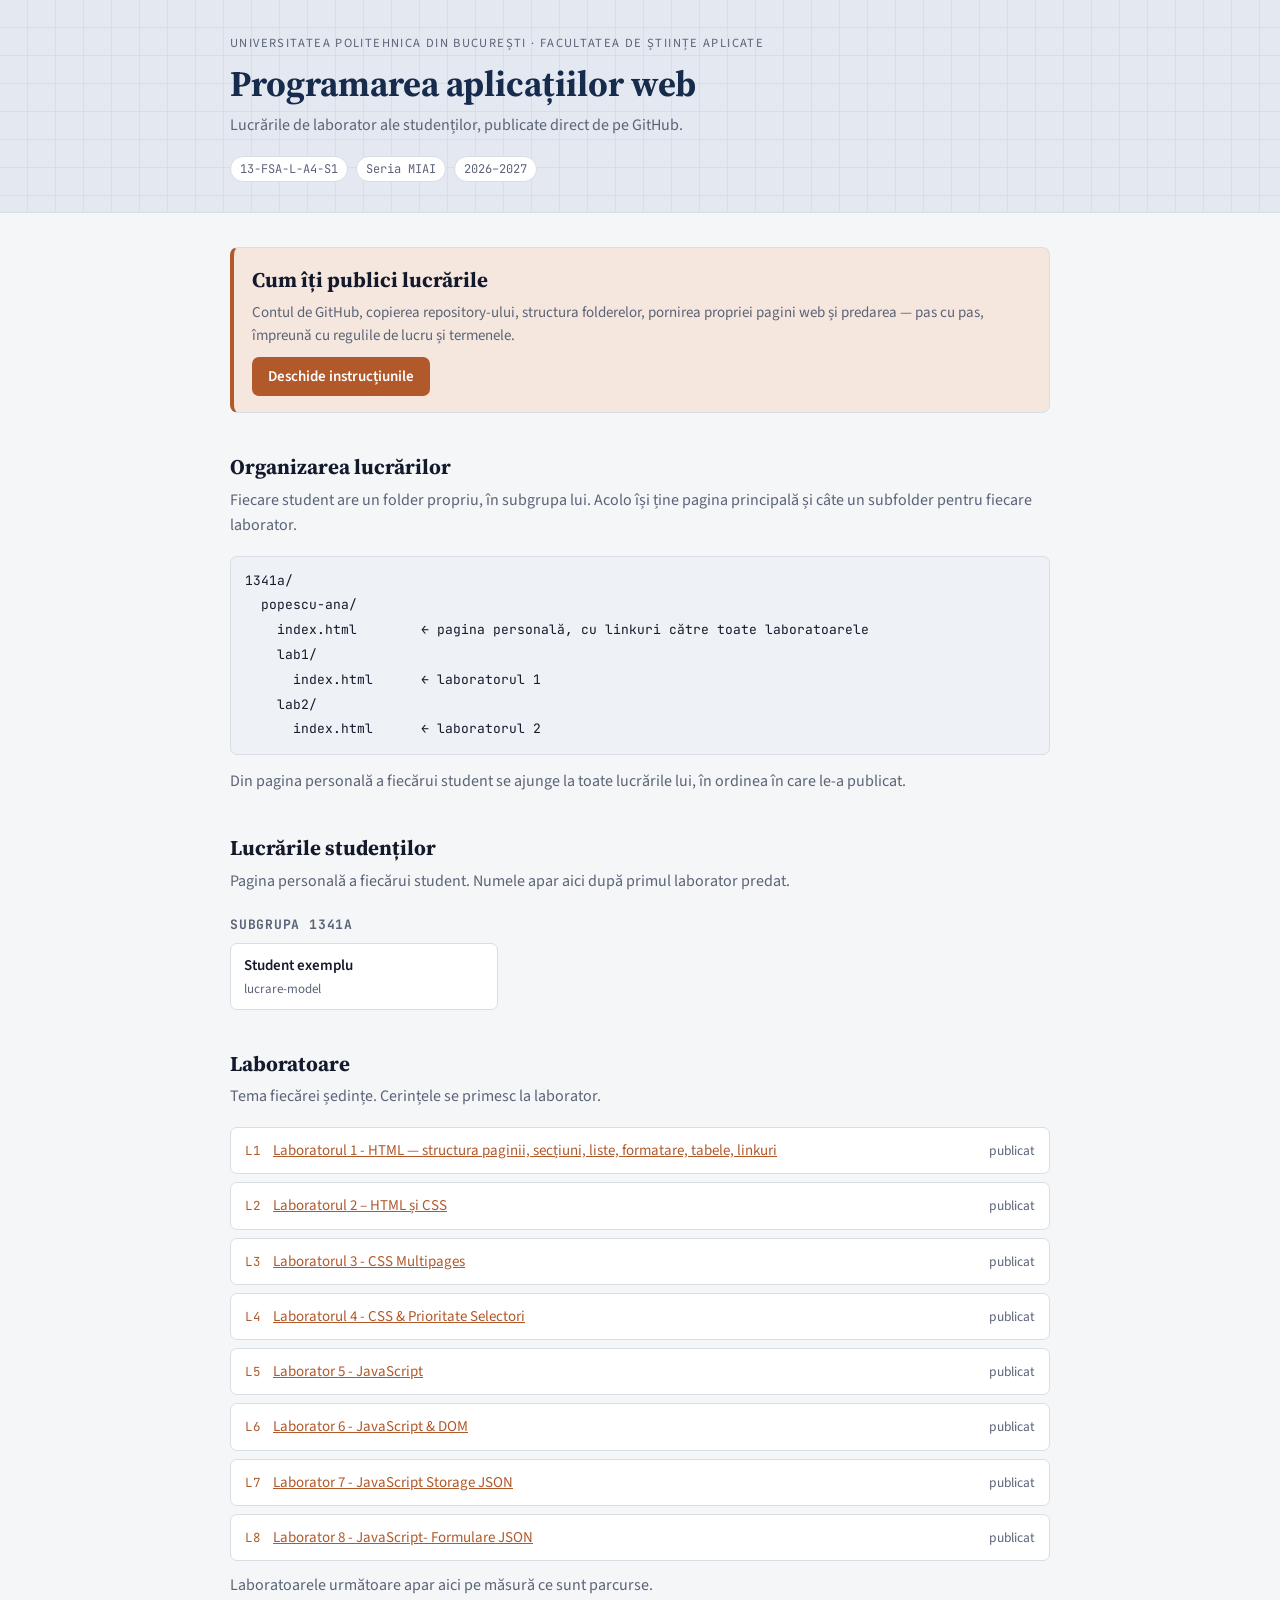
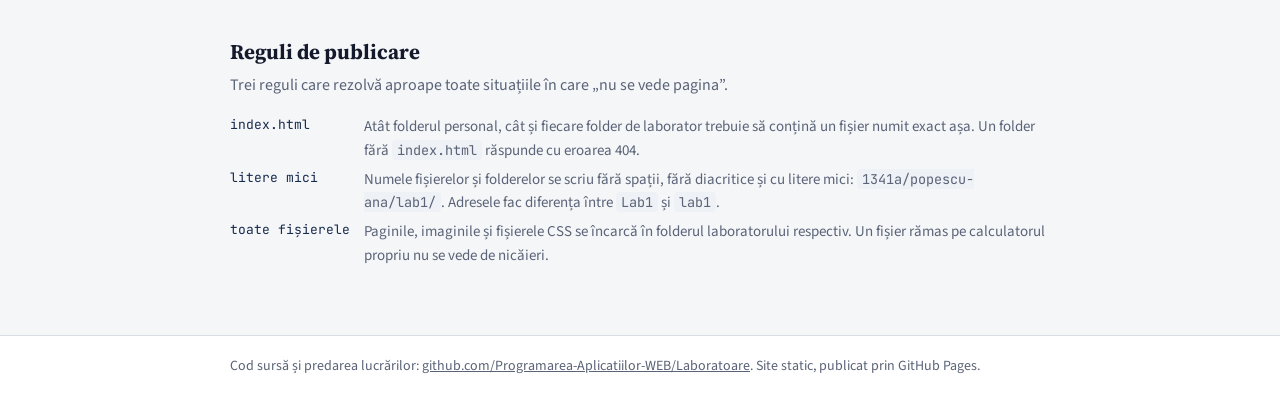
<file: index.html>
<!DOCTYPE html>
<html lang="ro">
<head>
<meta charset="UTF-8">
<meta name="viewport" content="width=device-width, initial-scale=1">
<title>Programarea aplicațiilor web – Laboratoare</title>
<link rel="preconnect" href="https://fonts.googleapis.com">
<link rel="preconnect" href="https://fonts.gstatic.com" crossorigin>
<link rel="stylesheet" href="https://fonts.googleapis.com/css2?family=Source+Sans+3:wght@400;600;700&family=Source+Serif+4:opsz,wght@8..60,600;8..60,700&family=JetBrains+Mono:wght@400&display=swap">
<style>
  :root{
    --paper:#f5f6f8; --panel:#ffffff; --panel-2:#eef1f5;
    --ink:#14192b; --muted:#5a6377; --line:#d8dde6;
    --navy:#172b4d; --navy-soft:#e4e9f1;
    --accent:#b1592a; --accent-soft:#f6e7de;
    --ui:"Source Sans 3", system-ui, -apple-system, "Segoe UI", sans-serif;
    --serif:"Source Serif 4", Georgia, "Times New Roman", serif;
    --mono:"JetBrains Mono", ui-monospace, Menlo, Consolas, monospace;
  }
  @media (prefers-color-scheme: dark){
    :root{
      --paper:#0f1219; --panel:#161b26; --panel-2:#1c2330;
      --ink:#e6e9ef; --muted:#98a2b6; --line:#2a3242;
      --navy:#9db4da; --navy-soft:#1b2436;
      --accent:#e08a5c; --accent-soft:#2c2019;
    }
  }
  *{box-sizing:border-box}
  body{margin:0;background:var(--paper);color:var(--ink);font-family:var(--ui);font-size:16px;line-height:1.55}
  a{color:var(--accent)}
  .wrap{max-width:860px;margin:0 auto;padding:0 20px}
  code{font-family:var(--mono);font-size:13.5px;background:var(--panel-2);padding:1px 5px;border-radius:4px}

  header{
    background:var(--navy-soft);
    border-bottom:1px solid var(--line);
    background-image:linear-gradient(var(--line) 1px, transparent 1px), linear-gradient(90deg, var(--line) 1px, transparent 1px);
    background-size:28px 28px, 28px 28px;
    background-position:-1px -1px, -1px -1px;
  }
  header .wrap{padding-block:34px 30px}
  .eyebrow{font-size:12.5px;letter-spacing:.11em;text-transform:uppercase;color:var(--muted);margin:0 0 10px}
  h1{font-family:var(--serif);font-size:clamp(26px,4.2vw,36px);line-height:1.15;margin:0 0 8px;color:var(--navy);text-wrap:balance}
  .subtitle{margin:0;color:var(--muted);font-size:16px}
  .meta{display:flex;flex-wrap:wrap;gap:8px;margin-top:18px}
  .tag{font-family:var(--mono);font-size:12px;padding:3px 9px;border:1px solid var(--line);border-radius:999px;background:var(--panel);color:var(--muted)}

  main .wrap{padding-block:34px 10px}
  h2{font-family:var(--serif);font-size:21px;margin:0 0 4px;color:var(--ink)}
  h3{font-family:var(--mono);font-size:13px;letter-spacing:.06em;text-transform:uppercase;color:var(--muted);margin:22px 0 8px}
  .section{margin-bottom:38px}
  .section > p.lede{margin:0 0 18px;color:var(--muted)}

  .callout{
    display:flex;gap:16px;align-items:flex-start;
    background:var(--accent-soft);border:1px solid var(--line);border-left:4px solid var(--accent);
    border-radius:8px;padding:16px 18px;margin-bottom:38px;
  }
  .callout h2{margin-bottom:4px}
  .callout p{margin:0 0 10px;color:var(--muted);font-size:15px}
  .btn{display:inline-block;background:var(--accent);color:#fff;text-decoration:none;font-weight:600;
       padding:8px 16px;border-radius:7px;font-size:15px}
  .btn:hover{filter:brightness(1.08)}

  pre{background:var(--panel-2);border:1px solid var(--line);border-radius:7px;padding:12px 14px;
      overflow-x:auto;margin:0 0 14px}
  pre code{background:none;padding:0;font-size:13px;line-height:1.7}

  ul.people{list-style:none;padding:0;margin:0;display:grid;grid-template-columns:repeat(auto-fill,minmax(230px,1fr));gap:8px}
  ul.people li{background:var(--panel);border:1px solid var(--line);border-radius:7px}
  ul.people a{display:block;padding:10px 13px;text-decoration:none;color:var(--ink);font-size:15px}
  ul.people a:hover{color:var(--accent)}
  ul.people .who{font-weight:600}
  ul.people .what{display:block;color:var(--muted);font-size:13px;margin-top:1px}

  ol.labs{list-style:none;padding:0;margin:0;display:flex;flex-direction:column;gap:8px;counter-reset:lab}
  ol.labs li{display:flex;gap:12px;align-items:baseline;background:var(--panel);border:1px solid var(--line);
             border-radius:7px;padding:11px 14px;font-size:15px}
  ol.labs li::before{counter-increment:lab;content:"L" counter(lab);font-family:var(--mono);font-size:12.5px;color:var(--accent);flex:none}
  ol.labs .when{margin-left:auto;color:var(--muted);font-size:13.5px;white-space:nowrap}

  dl.rules{margin:0;display:grid;grid-template-columns:auto 1fr;gap:6px 14px;font-size:15px}
  dl.rules dt{font-family:var(--mono);font-size:13px;color:var(--navy);white-space:nowrap}
  dl.rules dd{margin:0;color:var(--muted)}
  @media (max-width:520px){ dl.rules{grid-template-columns:1fr;gap:2px} dl.rules dd{margin-bottom:10px} }

  footer{border-top:1px solid var(--line);margin-top:20px;background:var(--panel)}
  footer .wrap{padding-block:20px 26px;color:var(--muted);font-size:14px}
  footer a{color:var(--muted)}
</style>
</head>
<body>

<header>
  <div class="wrap">
    <p class="eyebrow">Universitatea Politehnica din București · Facultatea de Științe Aplicate</p>
    <h1>Programarea aplicațiilor web</h1>
    <p class="subtitle">Lucrările de laborator ale studenților, publicate direct de pe GitHub.</p>
    <div class="meta">
      <span class="tag">13-FSA-L-A4-S1</span>
      <span class="tag">Seria MIAI</span>
      <span class="tag">2026–2027</span>
    </div>
  </div>
</header>

<main>
  <div class="wrap">

    <div class="callout">
      <div>
        <h2>Cum îți publici lucrările</h2>
        <p>Contul de GitHub, copierea repository-ului, structura folderelor, pornirea propriei pagini web și predarea — pas cu pas, împreună cu regulile de lucru și termenele.</p>
        <a class="btn" href="instructiuni.html">Deschide instrucțiunile</a>
      </div>
    </div>

    <section class="section">
      <h2>Organizarea lucrărilor</h2>
      <p class="lede">Fiecare student are un folder propriu, în subgrupa lui. Acolo își ține pagina principală și câte un subfolder pentru fiecare laborator.</p>
<pre><code>1341a/
  popescu-ana/
    index.html        ← pagina personală, cu linkuri către toate laboratoarele
    lab1/
      index.html      ← laboratorul 1
    lab2/
      index.html      ← laboratorul 2</code></pre>
      <p class="lede">Din pagina personală a fiecărui student se ajunge la toate lucrările lui, în ordinea în care le-a publicat.</p>
    </section>

    <section class="section">
      <h2>Lucrările studenților</h2>
      <p class="lede">Pagina personală a fiecărui student. Numele apar aici după primul laborator predat.</p>

      <h3>Subgrupa 1341A</h3>
      <!-- Pentru fiecare student nou se adaugă o linie de forma:
           <li><a href="1341a/nume-prenume/"><span class="who">Nume Prenume</span></a></li> -->
      <ul class="people">
        <li><a href="1341a/student-exemplu/"><span class="who">Student exemplu</span><span class="what">lucrare-model</span></a></li>
      </ul>

      <!-- Subgrupele următoare se adaugă după acest model:
      <h3>Subgrupa 1341B</h3>
      <ul class="people">
        <li><a href="1341b/nume-prenume/"><span class="who">Nume Prenume</span></a></li>
      </ul>
      -->
    </section>

    <section class="section">
      <h2>Laboratoare</h2>
      <p class="lede">Tema fiecărei ședințe. Cerințele se primesc la laborator.</p>
      <ol class="labs">
        <li><a href="Laborator1_HTML_Clasa.pdf">Laboratorul 1 - HTML — structura paginii, secțiuni, liste, formatare, tabele, linkuri</a> <span class="when">publicat</span></li>
        <li><a href="Laborator2_HTML_CSS_Clasa.pdf">Laboratorul 2 – HTML și CSS</a> <span class="when">publicat</span></li>
        <li><a href="Laborator3_CSS_Clasa.pdf">Laboratorul 3 - CSS Multipages</a><span class="when">publicat</span></li>
        <li><a href="Laborator4_CSS_Prioritate_Selectori.pdf">Laboratorul 4 - CSS & Prioritate Selectori</a><span class="when">publicat</span></li>
        <li><a href="Laborator5_JavaScript_Clasa.pdf">Laborator 5 - JavaScript</a><span class="when">publicat</span></li>
        <li><a href="Laborator6_JavaScript_DOM_Clasa.pdf">Laborator 6 - JavaScript & DOM</a><span class="when">publicat</span></li>
        <li><a href="Laborator7_JavaScript_Storage_JSON.pdf">Laborator 7 - JavaScript Storage JSON</a><span class="when">publicat</span></li>
        <li><a href="Laborator8_JavaScript_Formulare_JSON_Clasa.pdf">Laborator 8 - JavaScript- Formulare JSON</a><span class="when">publicat</span></li>
      </ol>
      <p class="lede" style="margin-top:12px">Laboratoarele următoare apar aici pe măsură ce sunt parcurse.</p>
    </section>

    <section class="section">
      <h2>Reguli de publicare</h2>
      <p class="lede">Trei reguli care rezolvă aproape toate situațiile în care „nu se vede pagina”.</p>
      <dl class="rules">
        <dt>index.html</dt>
        <dd>Atât folderul personal, cât și fiecare folder de laborator trebuie să conțină un fișier numit exact așa. Un folder fără <code>index.html</code> răspunde cu eroarea 404.</dd>
        <dt>litere mici</dt>
        <dd>Numele fișierelor și folderelor se scriu fără spații, fără diacritice și cu litere mici: <code>1341a/popescu-ana/lab1/</code>. Adresele fac diferența între <code>Lab1</code> și <code>lab1</code>.</dd>
        <dt>toate fișierele</dt>
        <dd>Paginile, imaginile și fișierele CSS se încarcă în folderul laboratorului respectiv. Un fișier rămas pe calculatorul propriu nu se vede de nicăieri.</dd>
      </dl>
    </section>

  </div>
</main>

<footer>
  <div class="wrap">
    Cod sursă și predarea lucrărilor:
    <a href="https://github.com/Programarea-Aplicatiilor-WEB/Laboratoare">github.com/Programarea-Aplicatiilor-WEB/Laboratoare</a>.
    Site static, publicat prin GitHub Pages.
  </div>
</footer>

</body>
</html>
</file>
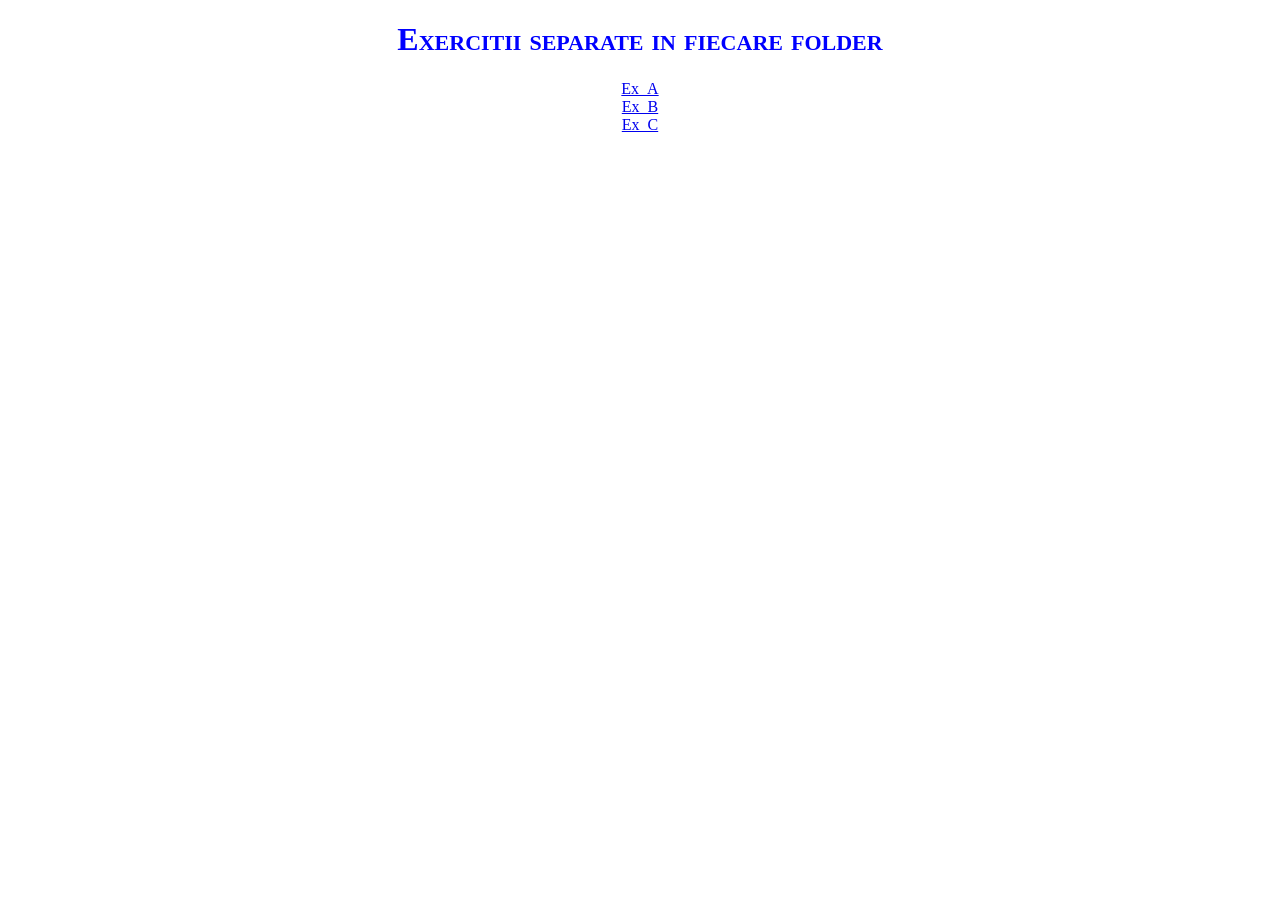
<file: L4_files/index.html>
<!DOCTYPE html>
<html>
<head>
<meta charset="utf-8">
<title>L5</title>
<style>
        p {
        text-align: right;
    }
p, .center {
  text-align: center;
  color: red;
}

    .center {
        font-variant: small-caps;
        color: blue;
    }
</style>
</head>
<body>

<h1 class="center">Exercitii separate in fiecare folder</h1>
<p><a href="Ex_A/Pagina_A1.html">Ex_A</a> <br> 
    <a href="Ex_B/Pagina_B1.html">Ex_B</a><br>
    <a href="Ex_C/Pagina_C1.html">Ex_C</a></p> 

</body>
</html>
</file>
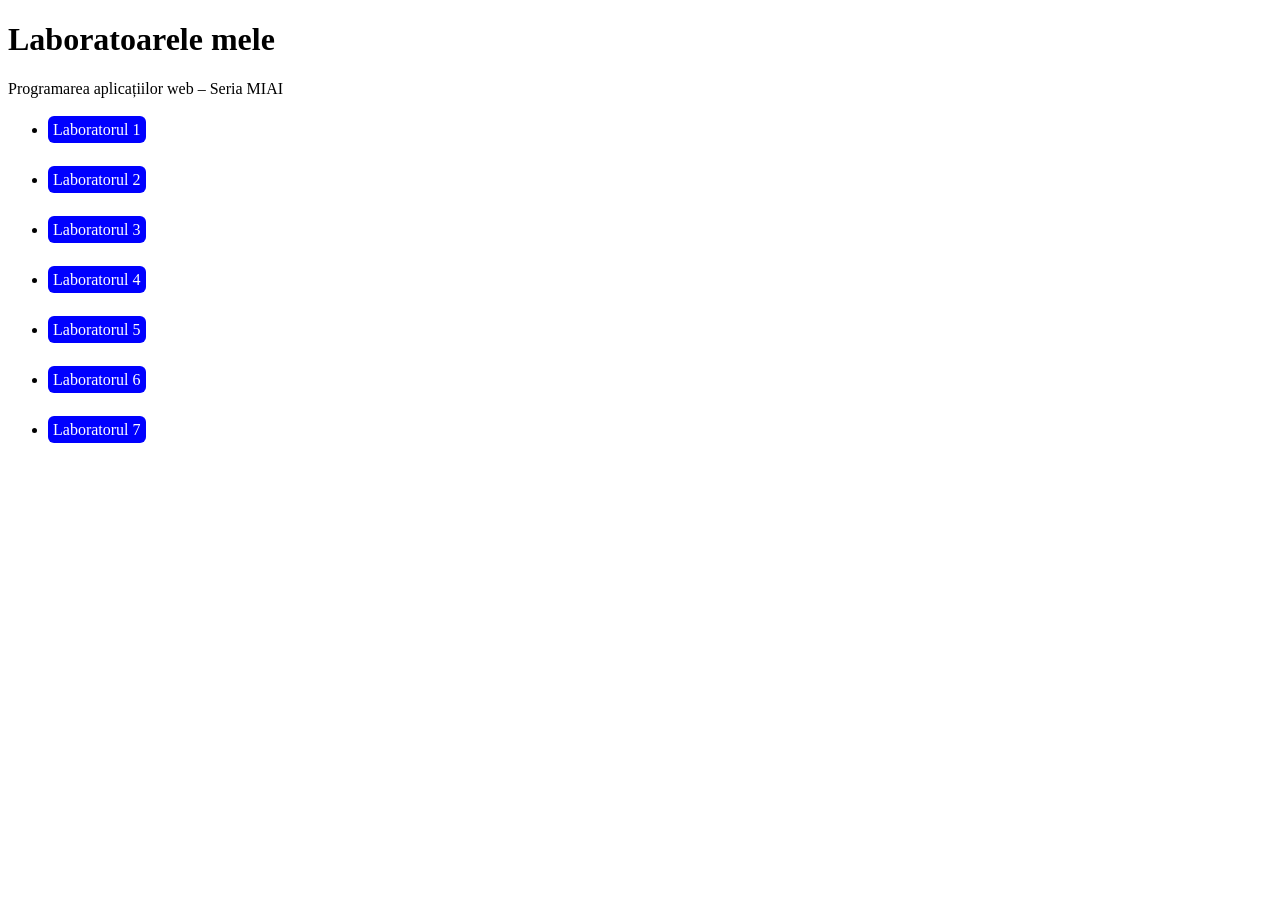
<file: 1341a/AtanasiuEduard/index.html>
<!DOCTYPE html>
<html lang="ro">
<head>
 <meta charset="UTF-8">
 <title>Pagina principală</title>
 <style>
    .buton{
        border-radius: 6px;
        background-color: blue;
        color: white;
        text-decoration: none;
        text-align: center;
        border: 0;
        line-height: 2;
        padding: 5px;
    }
    .buton:hover{
        background-color: violet;
    }

 </style>
</head>
<body>
 <h1>Laboratoarele mele</h1>
 <p>Programarea aplicațiilor web – Seria MIAI</p>
 <ul>
 <li><a class="buton" href="l1/">Laboratorul 1</a></li>
 <br>
 <li><a class="buton" href="l2/">Laboratorul 2</a></li>
 <br>
 <li><a class="buton" href="l3/">Laboratorul 3</a></li>
  <br>
 <li><a class="buton" href="l4/">Laboratorul 4</a></li>
  <br>
 <li><a class="buton" href="l5/">Laboratorul 5</a></li>
  <br>
 <li><a class="buton" href="l6/">Laboratorul 6</a></li>
  <br>
 <li><a class="buton" href="l7/">Laboratorul 7</a></li>
 </ul>
</body>
</html>
</file>
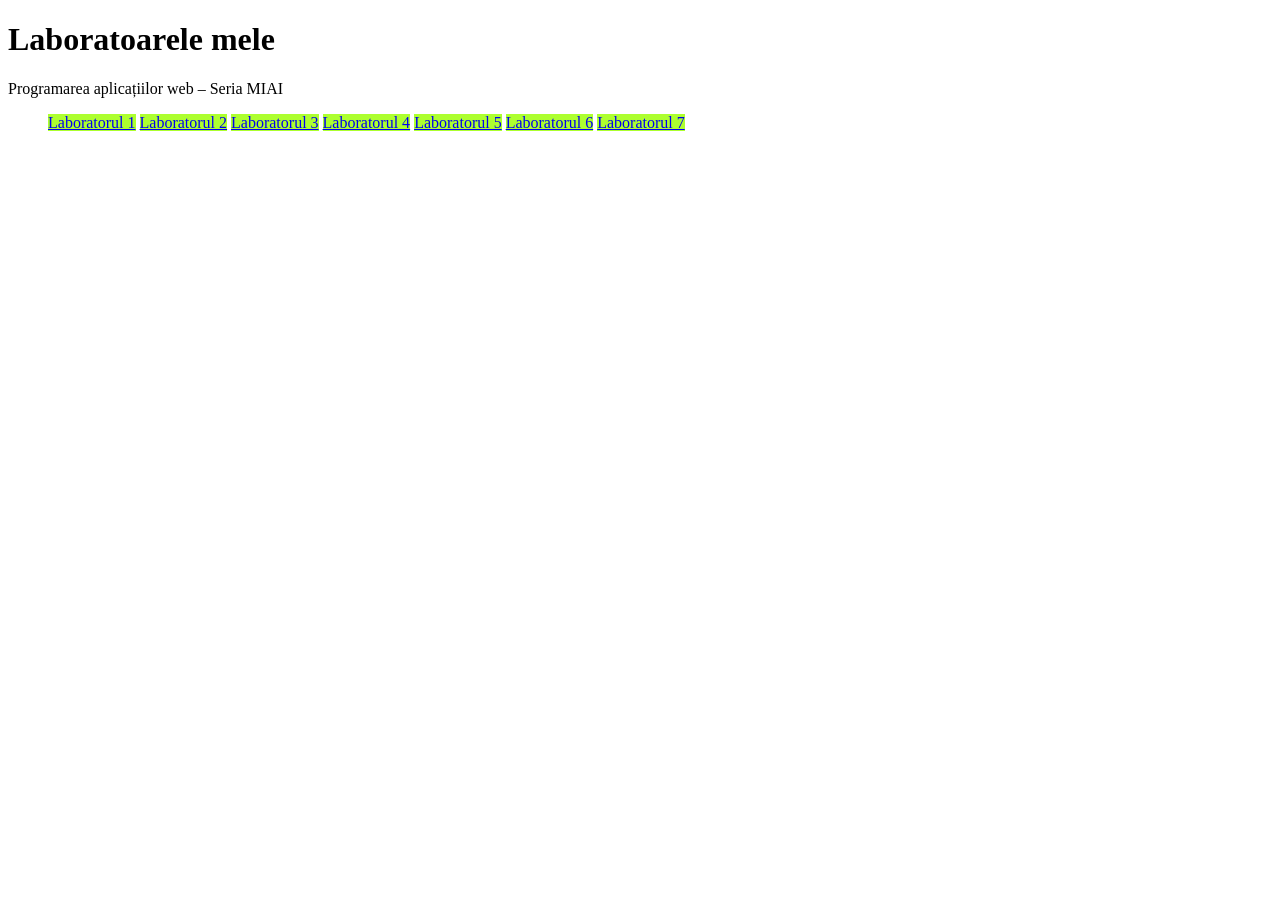
<file: 1341a/badea-alexandra-maria/index.html>
<!DOCTYPE html>
<html lang="ro">
<head>
    <style>
        .m{background-color: greenyellow;}
        .m:hover{ background-color: lightseagreen;font-size: 18px;}
    </style>
 <meta charset="UTF-8">
 <title>Pagina principală</title>
</head>
<body>
 <h1>Laboratoarele mele</h1>
 <p>Programarea aplicațiilor web – Seria MIAI</p>
 <ul>

 <p>
 <a class="m" href="L1/">Laboratorul 1</a>
 <a class="m"   href="L2/">Laboratorul 2</a>
 <a class="m"  href="L3/index.html">Laboratorul 3</a>
 <a class="m"   href="L4/index.html">Laboratorul 4</a>
 <a class="m"   href="L5/index.html">Laboratorul 5</a>
 <a class="m"   href="L6/index.html">Laboratorul 6</a>
 <a class="m"   href="L7/index.html">Laboratorul 7</a>

 </p>
 </ul>

</body>
</html>
</file>
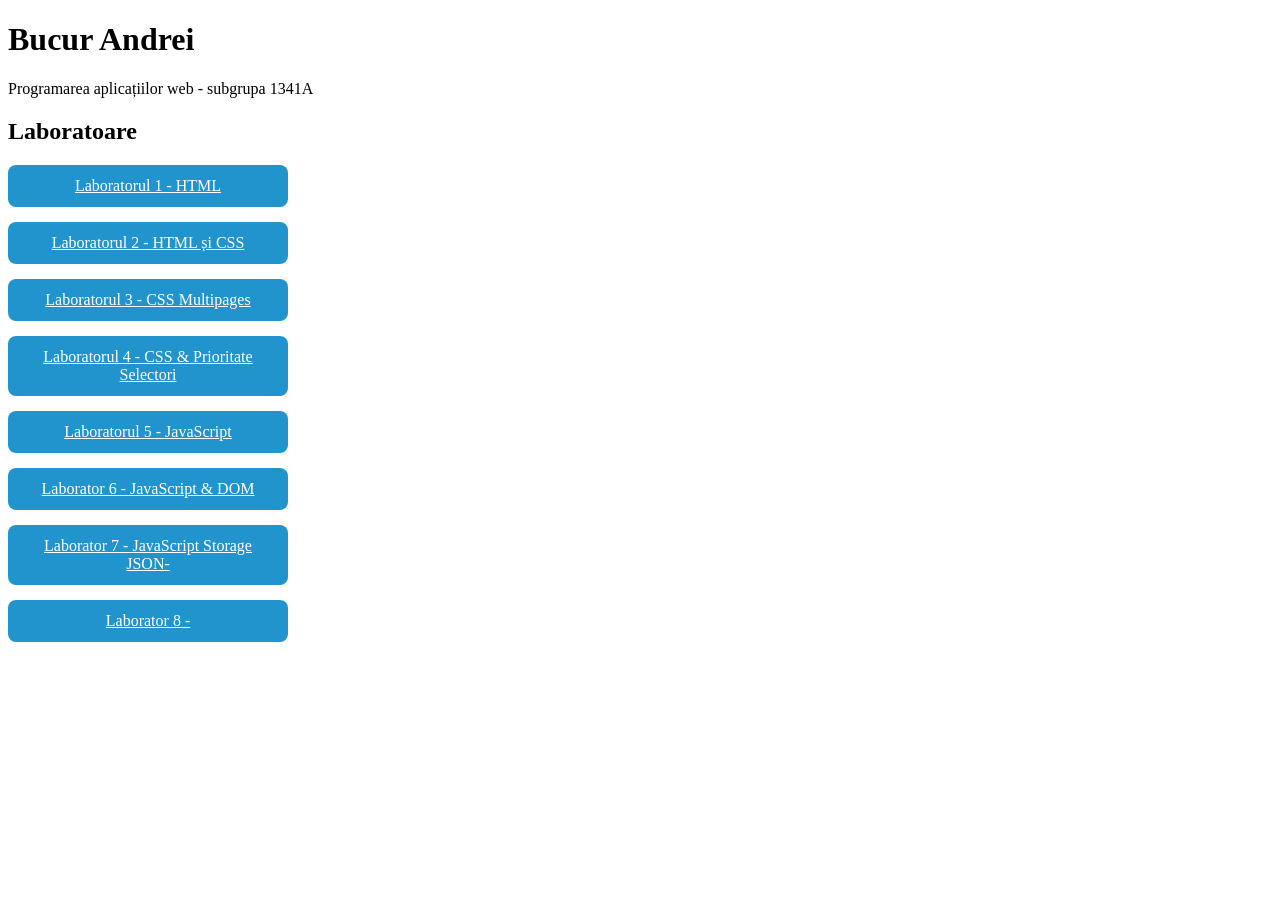
<file: 1341a/BucurAndrei/index.html>
<!DOCTYPE html>
<html lang="ro">
<head>
  <meta charset="UTF-8">
  <title>Bucur Andrei - laboratoare</title>

  <style>
    ul{
      list-style-type: none;
      padding: 0;
      margin: 20px 0;
    }

    li {
      margin-bottom: 15px;
    }

    .b {
      color: white;
      border-radius: 8px;
      padding: 12px 20px;
      display: inline-block;
      background-color: #2294cd;
      
      width: 280px;       
      text-align: center;  
      box-sizing: border-box; 

    }

        .b:hover {
      background-color: #176b9b; 
    }

  </style>
</head>
<body>
  <h1>Bucur Andrei</h1>
  <p>Programarea aplicațiilor web - subgrupa 1341A</p>

  <h2>Laboratoare</h2>
  <ul>
    <li><a class="b" href="Lab1/">Laboratorul 1 - HTML</a></li>
    <li><a class="b" href="Lab2/">Laboratorul 2 - HTML și CSS</a></li>
    <li><a class="b" href="Lab3/">Laboratorul 3 - CSS Multipages</a></li>
    <li><a class="b" href="Lab4/">Laboratorul 4 - CSS & Prioritate Selectori</a></li>
    <li><a class="b" href="Lab5/">Laboratorul 5 - JavaScript</a></li>
    <li><a class="b" href="Lab6/">Laborator 6 - JavaScript & DOM</a></li>
    <li><a class="b" href="Lab7/">Laborator 7 - JavaScript Storage JSON-</a></li>
    <li><a class="b" href="Lab8/">Laborator 8 -</a></li>
  </ul>
</body>
</html>
</file>
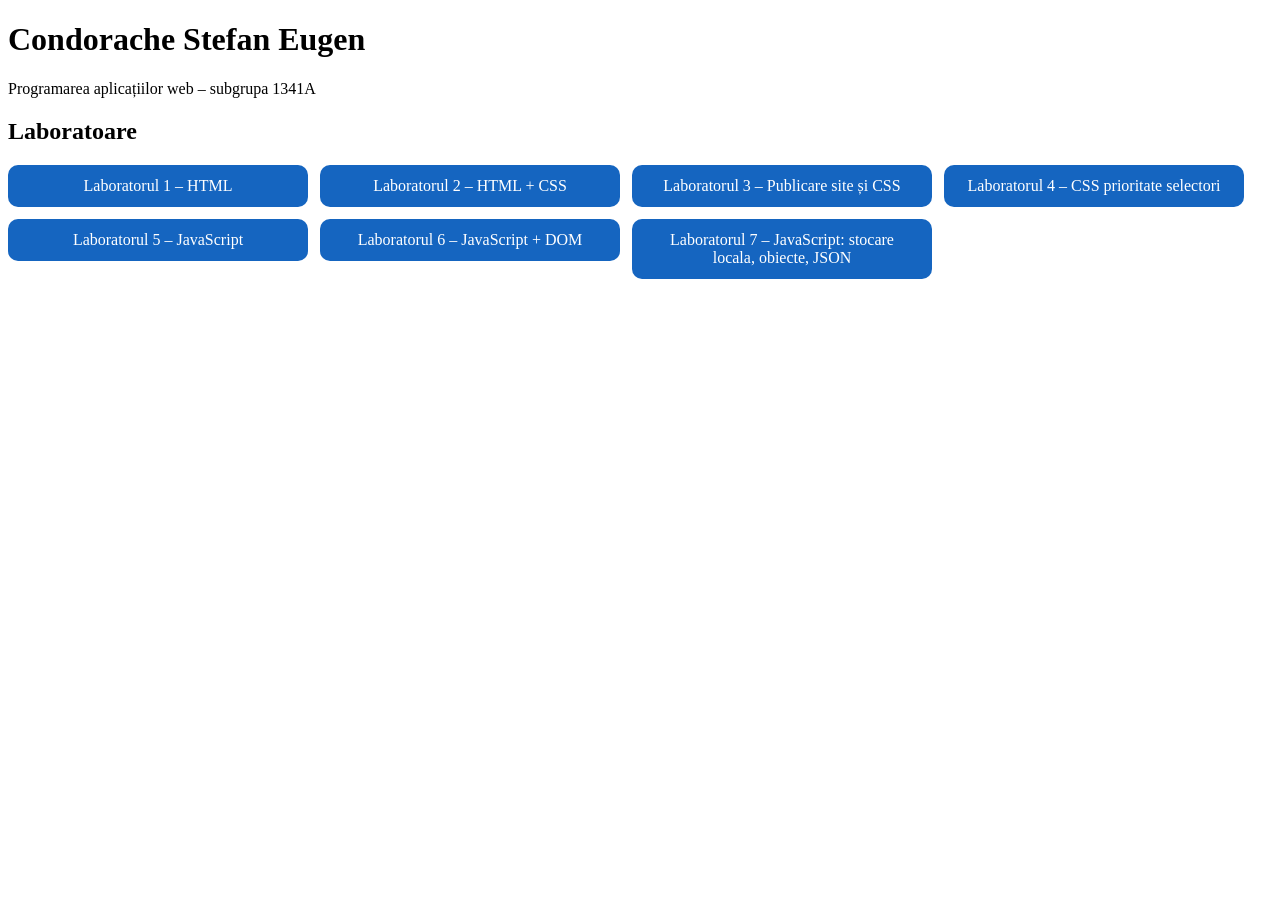
<file: 1341a/Condorache-Stefan-Eugen/index.html>
<!DOCTYPE html>
<html lang="ro">
<head>
  <meta charset="UTF-8">
  <meta name="viewport" content="width=device-width, initial-scale=1.0">
  <title>Condorache Stefan Eugen – laboratoare</title>
  <link rel="stylesheet" href="L3/navigare.css">
</head>
<body>
  <h1>Condorache Stefan Eugen</h1>
  <p>Programarea aplicațiilor web – subgrupa 1341A</p>

  <h2>Laboratoare</h2>
  <ul class="laboratoare">
    <li><a href="L1/index.html">Laboratorul 1 – HTML</a></li>
    <li><a href="L2/index.html">Laboratorul 2 – HTML + CSS</a></li>
    <li><a href="L3/index.html">Laboratorul 3 – Publicare site și CSS</a></li>
    <li><a href="L4/index.html">Laboratorul 4 – CSS prioritate selectori</a></li>
    <li><a href="L5/index.html">Laboratorul 5 – JavaScript</a></li>
    <li><a href="L6/index.html">Laboratorul 6 – JavaScript + DOM</a></li>
    <li><a href="L7/index.html">Laboratorul 7 – JavaScript: stocare locala, obiecte, JSON</a></li>
  </ul>
</body>
</html>
</file>
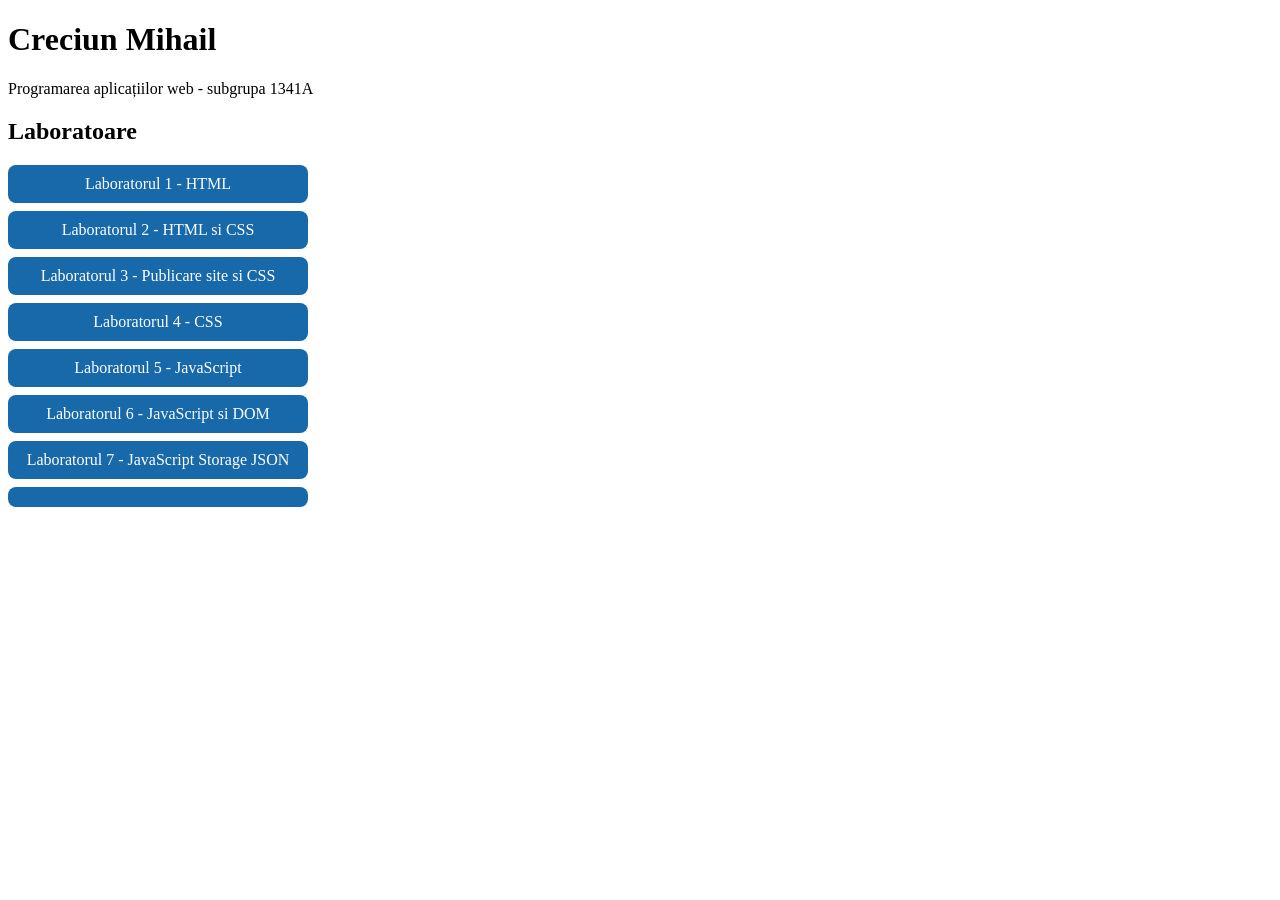
<file: 1341a/creciun-mihail/index.html>
<!DOCTYPE html>
<html lang="ro">
<head>
  <meta charset="UTF-8">
  <title>Creciun Mihail - laboratoare</title>
  <style>
    .lab-links {
      list-style: none;
      padding: 0;
    }

    .lab-links a {
      display: block;
      box-sizing: border-box;
      width: 300px;
      margin-bottom: 8px;
      padding: 10px 16px;
      border-radius: 8px;
      background-color: #1769aa;
      color: white;
      text-align: center;
      text-decoration: none;
    }

    .lab-links a:hover {
      background-color: #bc01c0;
    }
  </style>
</head>
<body>
  <h1>Creciun Mihail</h1>
  <p>Programarea aplicațiilor web - subgrupa 1341A</p>

  <h2>Laboratoare</h2>
  <ul class="lab-links">
    <li><a href="lab1/">Laboratorul 1 - HTML</a></li>
    <li><a href="lab2/">Laboratorul 2 - HTML si CSS</a></li>
    <li><a href="lab3/">Laboratorul 3 - Publicare site si CSS</a></li>
    <li><a href="lab4/">Laboratorul 4 - CSS</a></li>
    <li><a href="lab5/">Laboratorul 5 - JavaScript</a></li>
    <li><a href="lab6/">Laboratorul 6 - JavaScript si DOM</a></li>
    <li><a href="lab7/">Laboratorul 7 - JavaScript Storage JSON</li>
  </ul>
</body>
</html>
</file>
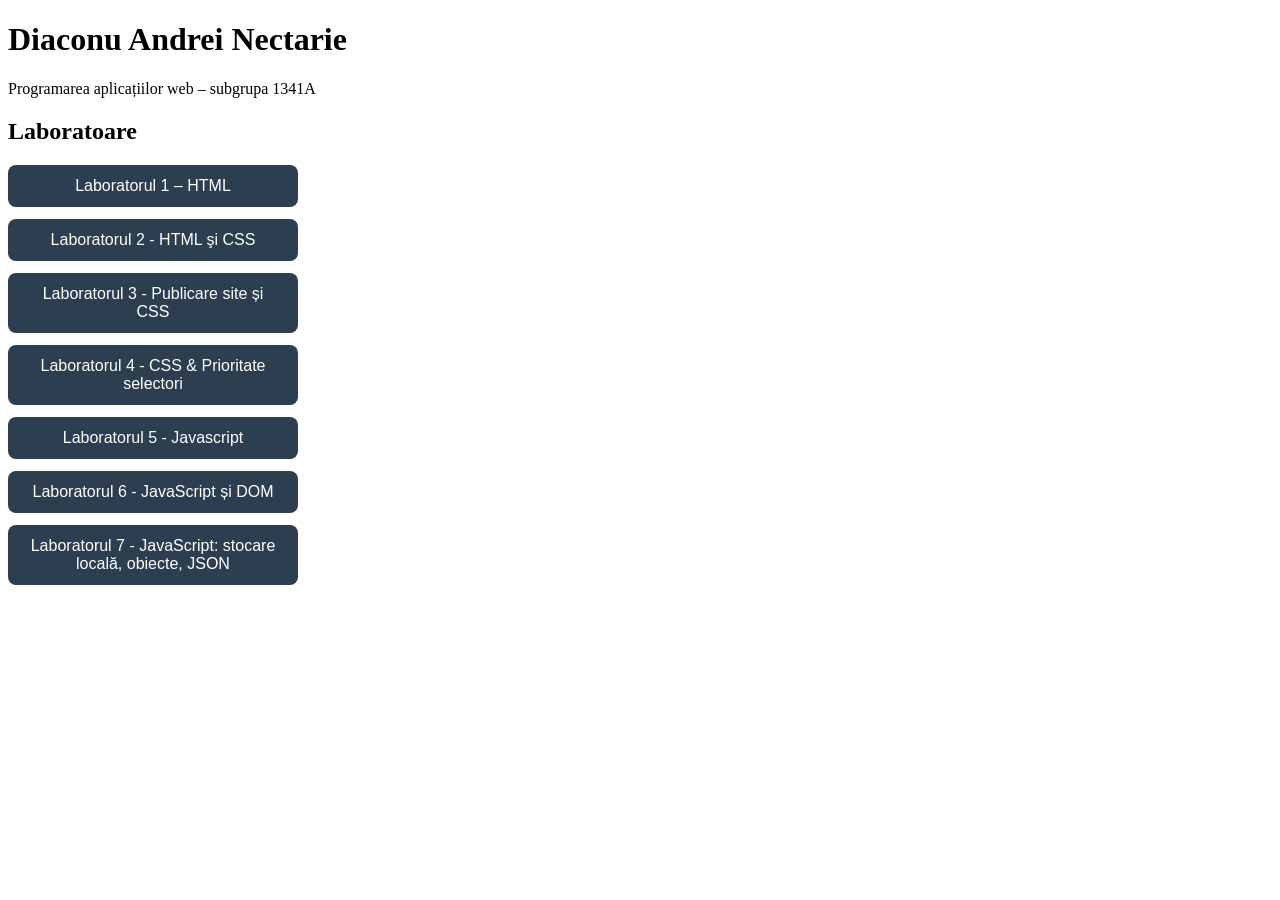
<file: 1341a/diaconu-andrei-nectarie/index.html>
<!DOCTYPE html>
<html lang="ro">
<head>
  <meta charset="UTF-8">
  <title>Diaconu Andrei Nectarie – laboratoare</title>
  <style>
    ul {
      list-style-type: none; 
      padding: 0;
    }
    li {
      margin-bottom: 12px; 
    }
    a.buton-lab {
      display: inline-block;
      width: 250px; 
      padding: 12px 20px;
      background-color: #2c3e50; 
      color: white; 
      text-decoration: none; 
      text-align: center; 
      border-radius: 8px;
      font-family: Arial, sans-serif;
      transition: background-color 0.3s ease;
    }
    a.buton-lab:hover {
      background-color: #34495e;
    }
  </style>
</head>
<body>
  <h1>Diaconu Andrei Nectarie</h1>
  <p>Programarea aplicațiilor web – subgrupa 1341A</p>

  <h2>Laboratoare</h2>
  <ul>
    <li><a href="L1/index.html" class="buton-lab">Laboratorul 1 – HTML</a></li>
    <li><a href="Lab2/index.html" class="buton-lab">Laboratorul 2 - HTML şi CSS</a></li>
    <li><a href="Lab3/index.html" class="buton-lab">Laboratorul 3 - Publicare site și CSS</a></li>
    <li><a href="Lab4/index.html" class="buton-lab">Laboratorul 4 - CSS & Prioritate selectori</a></li>
    <li><a href="Lab5/index.html" class="buton-lab">Laboratorul 5 - Javascript</a></li>
    <li><a href="Lab6/index.html" class="buton-lab">Laboratorul 6 - JavaScript și DOM</a></li>
    <li><a href="Lab7/index.html" class="buton-lab">Laboratorul 7 - JavaScript: stocare locală, obiecte, JSON </a></li>
  </ul>
</body>
</html>
</file>
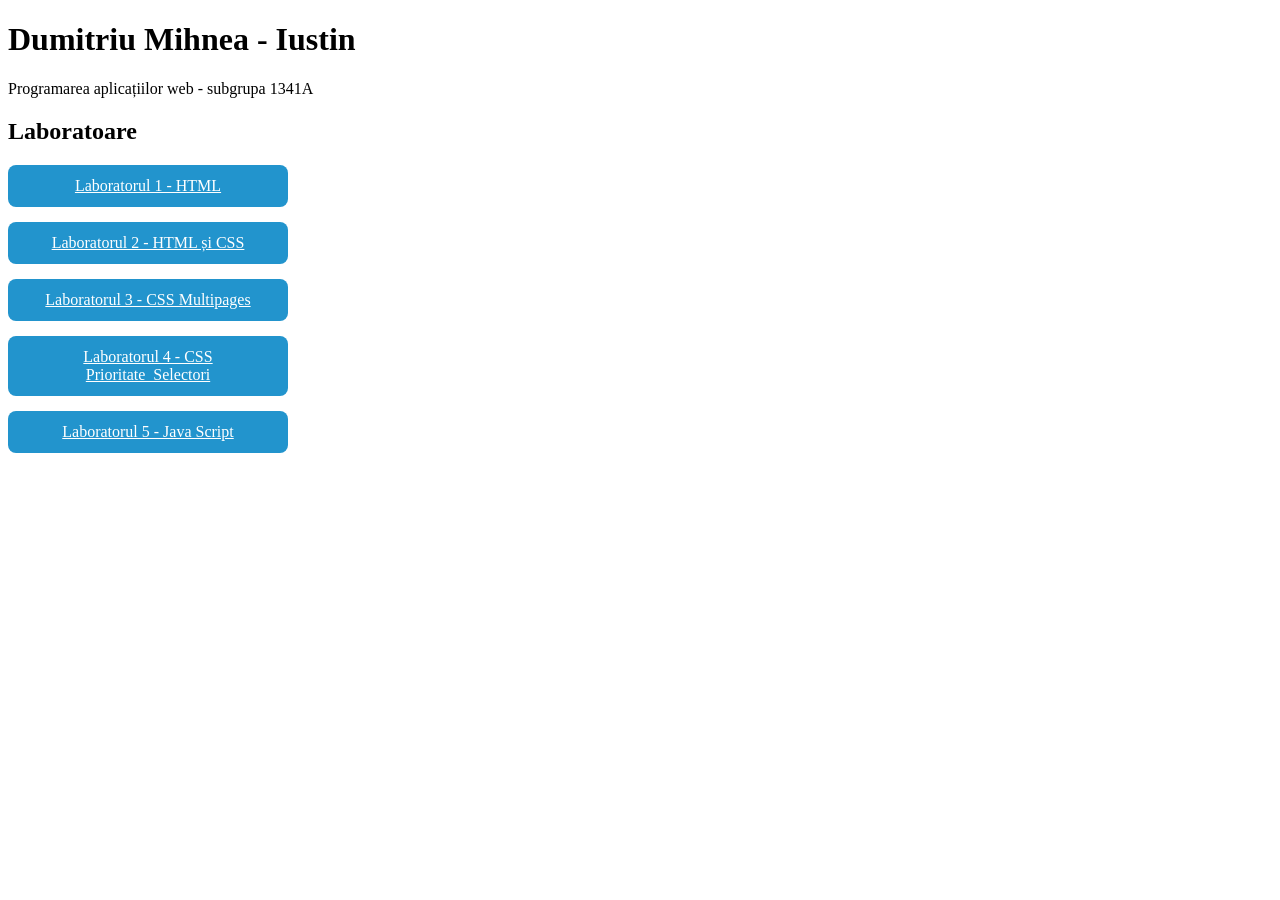
<file: 1341a/Dumitriu-Mihnea/index.html>
<!DOCTYPE html>
<html lang="ro">
<head>
  <meta charset="UTF-8">
  <title>Dumitriu Mihnea Iustin - Laboratoare</title>

  <style>
    ul{
      list-style-type: none;
      padding: 0;
      margin: 20px 0;
    }

    li {
      margin-bottom: 15px;
    }

    .b {
      color: white;
      border-radius: 8px;
      padding: 12px 20px;
      display: inline-block;
      background-color: #2294cd;
      
      width: 280px;       
      text-align: center;  
      box-sizing: border-box; 

    }

    .b:hover {
      background-color: #176b9b; 
    }
  </style>
</head>
<body>
  <h1>Dumitriu Mihnea - Iustin</h1>
  <p>Programarea aplicațiilor web - subgrupa 1341A</p>

  <h2>Laboratoare</h2>
  <ul>
    <li><a class="b" href="lab1/">Laboratorul 1 - HTML</a></li>
    <li><a class="b" href="Lab2/L2_files">Laboratorul 2 - HTML și CSS</a></li>
    <li><a class="b" href="Lab3/">Laboratorul 3 - CSS Multipages</a></li>
    <li><a class="b" href="lab4/">Laboratorul 4 - CSS Prioritate_Selectori</a></li>
    <li><a class="b" href="lab5/">Laboratorul 5 - Java Script</a></li>
  </ul>
</body>
</html>
</file>
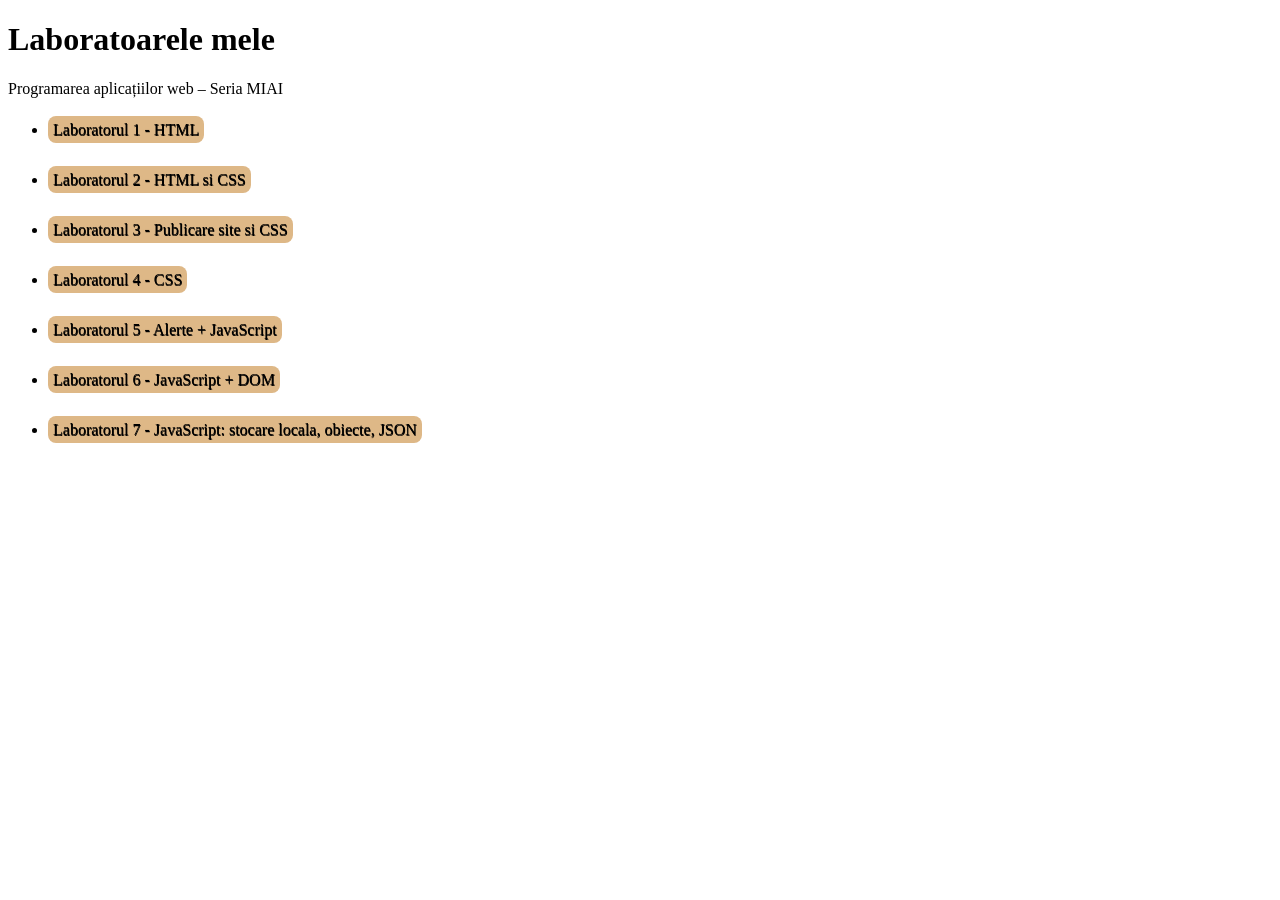
<file: 1341a/FominoDavid/index.html>
<!DOCTYPE html>
<html lang="ro">
<head>
    <style>
        .button{
            background-color: burlywood;
            color: black;
            border-radius: 8px;
            text-decoration: none;
            text-shadow: 0.5px 0.5px 0.5px black;
            text-align: center;
            border: 0;
            line-height: 2;
            padding: 5px;
            
        }
        .button:hover{
            background-color: blueviolet;
        }
    </style>
 <meta charset="UTF-8">
 <title>Pagina principală</title>
</head>
<body>
 <h1>Laboratoarele mele</h1>
 <p>Programarea aplicațiilor web – Seria MIAI</p>
    <ul>
        <li><a class = "button" href="laborator1/">Laboratorul 1 - HTML</a></li>
        <br>
        <li><a class = "button" href="laborator2/">Laboratorul 2 - HTML si CSS</a></li>
        <br>
        <li><a class = "button" href="laborator3/">Laboratorul 3 - Publicare site si CSS</a></li>
        <br>
        <li><a class = "button" href="laborator4/">Laboratorul 4 - CSS</a></li>
        <br>
        <li><a class = "button" href="laborator5/">Laboratorul 5 - Alerte + JavaScript</a></li>
        <br>
        <li><a class = "button" href="laborator6/">Laboratorul 6 - JavaScript + DOM</a></li>
        <br>
        <li><a class = "button" href="laborator7/">Laboratorul 7 - JavaScript: stocare locala, obiecte, JSON</a></li>
        
</body>
</html>
</file>
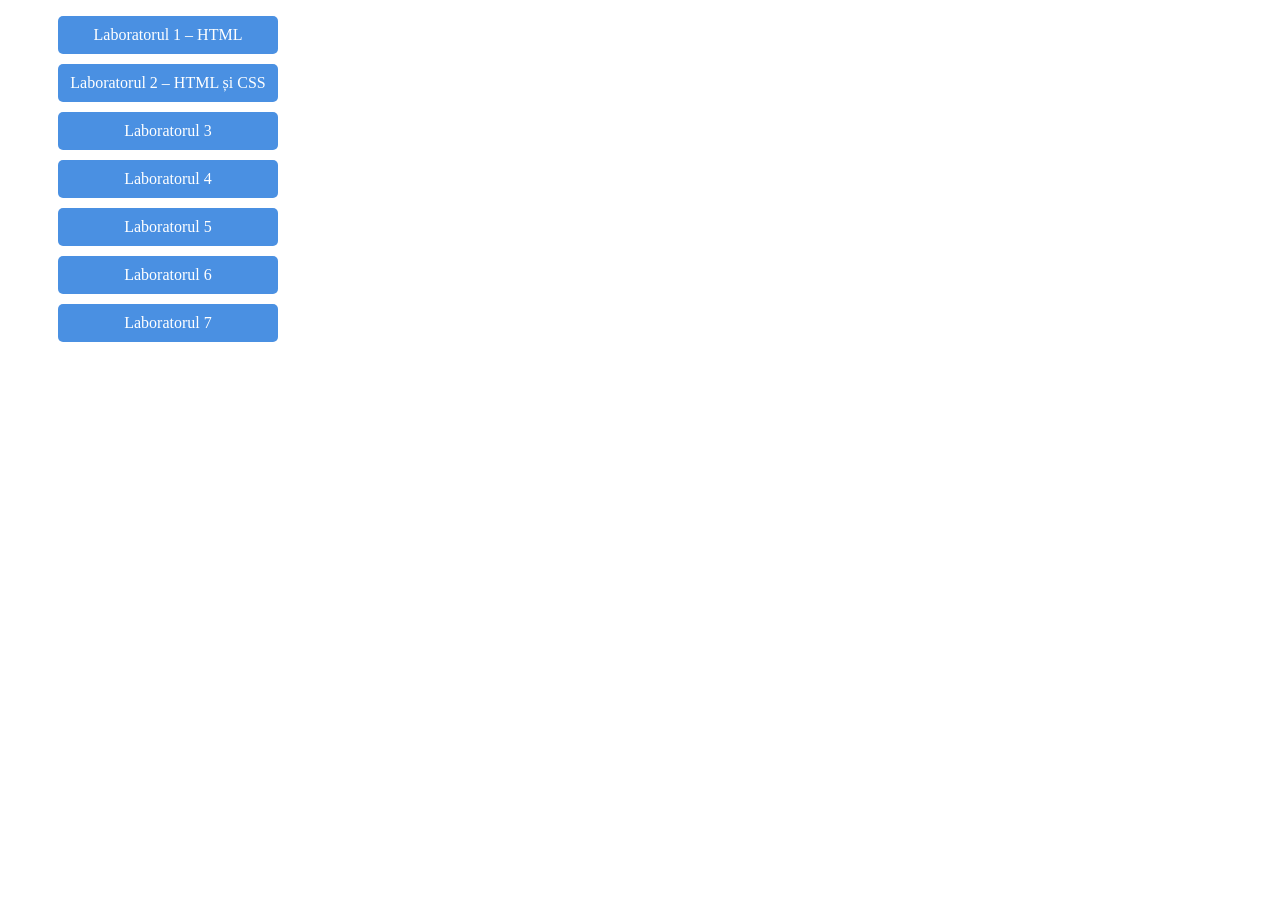
<file: 1341a/galea-ioana/index.html>
<!DOCTYPE html>
<html>
    
    <head>
        <meta charset="UTF-8">
    <title>Laboratoarele mele</title>
        <style>
        li {
            list-style: none;
            margin: 10px;
        }

        a {
            display: inline-block;
            width: 200px;
            padding: 10px;
            background: #4a90e2;
            color: white;
            text-align: center;
            text-decoration: none;
            border-radius: 5px;
        }

        a:hover {
            background: #24558a;
        }
    </style>
    </head>
  <body>
    <ul>
      <li><a href="lab1/">Laboratorul 1 – HTML</a></li>
      <li><a href="lab2/index.html">Laboratorul 2 – HTML și CSS</a></li>
      <li><a href="lab3/index.html">Laboratorul 3 </a></li>
      <li><a href="lab4/index.html">Laboratorul 4 </a></li>
      <li><a href="lab5/index.html">Laboratorul 5 </a></li>
      <li><a href="lab6/index.html">Laboratorul 6 </a></li>
      <li><a href="lab7/index.html">Laboratorul 7 </a></li>
    </ul>

  </body>
</html>
</file>
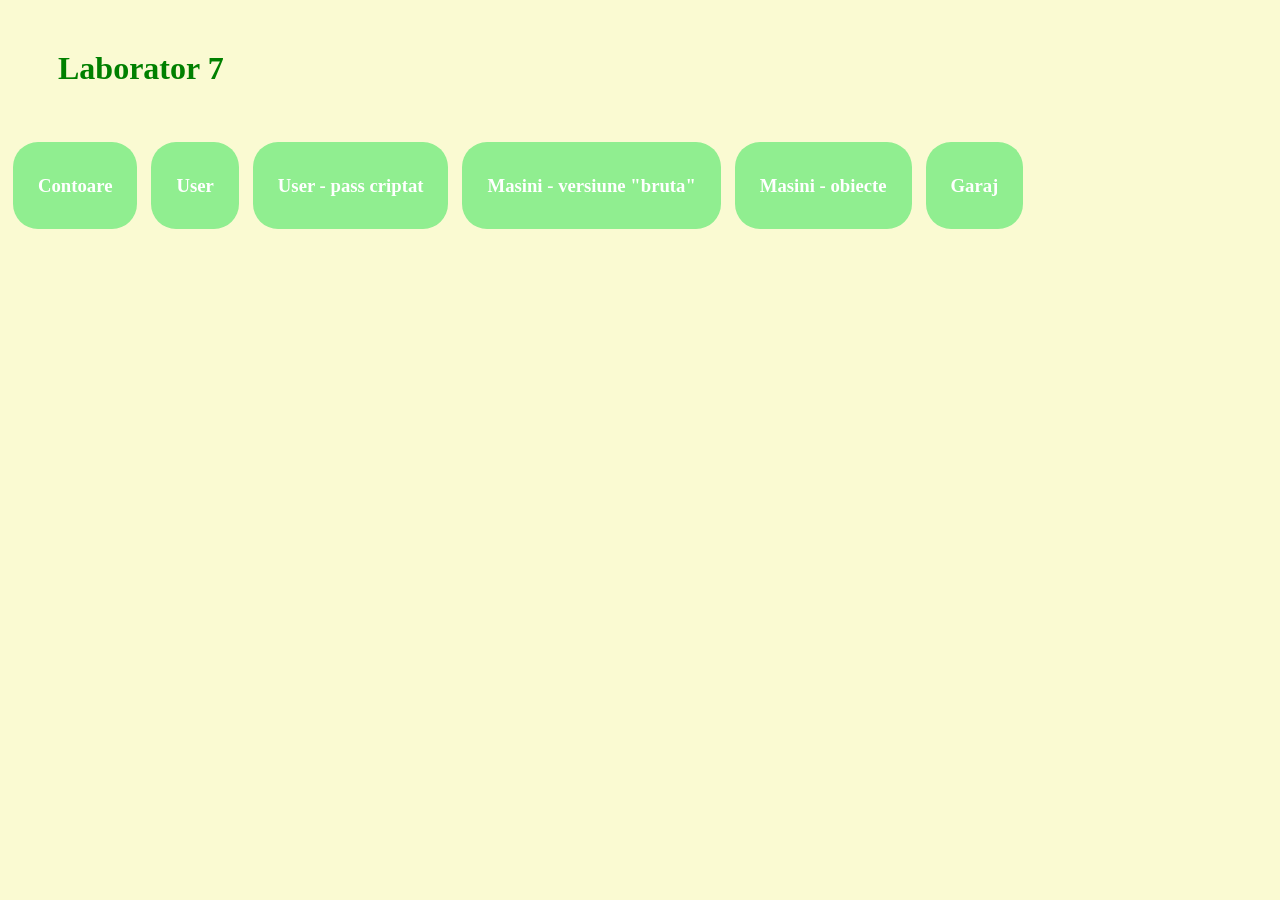
<file: 1341b/dumitru-maria-alexandra/index.html>
<!DOCTYPE html>
<html lang="ro">
<head>
<meta charset="UTF-8">
<title>Laborator 7</title>
<style>
h1 {
color: green;
margin: 50px 
}

body {background-color:LightGoldenRodYellow}

a:link, a:visited {
  background-color: LightGreen;
  color: white;
  padding: 14px 25px;
  text-align: center;
  text-decoration: none;
  display: inline-block;
  margin: 5px;
  border-radius: 25px;
}
a:hover, a:active {
  background-color: green;
}
</style>
</head>
<body>

<h1> Laborator 7 </h1>

<a href="./L7_A_Contoare.html"><h3 >Contoare</h3></a>


<a href="./L7_B_User.html"><h3 >User</h3></a>


<a href="./L7_C_UserPassCriptat.html"><h3  >User - pass criptat</h3></a>


<a href="./L7_D_MasiniRaw.html"><h3  >Masini - versiune "bruta"</h3></a>


<a href="./L7_E_MasiniObj.html"><h3  >Masini - obiecte</h3></a>


<a href="./L7_F_Garaj.html"><h3  >Garaj</h3></a>


</body>
</html>
</file>
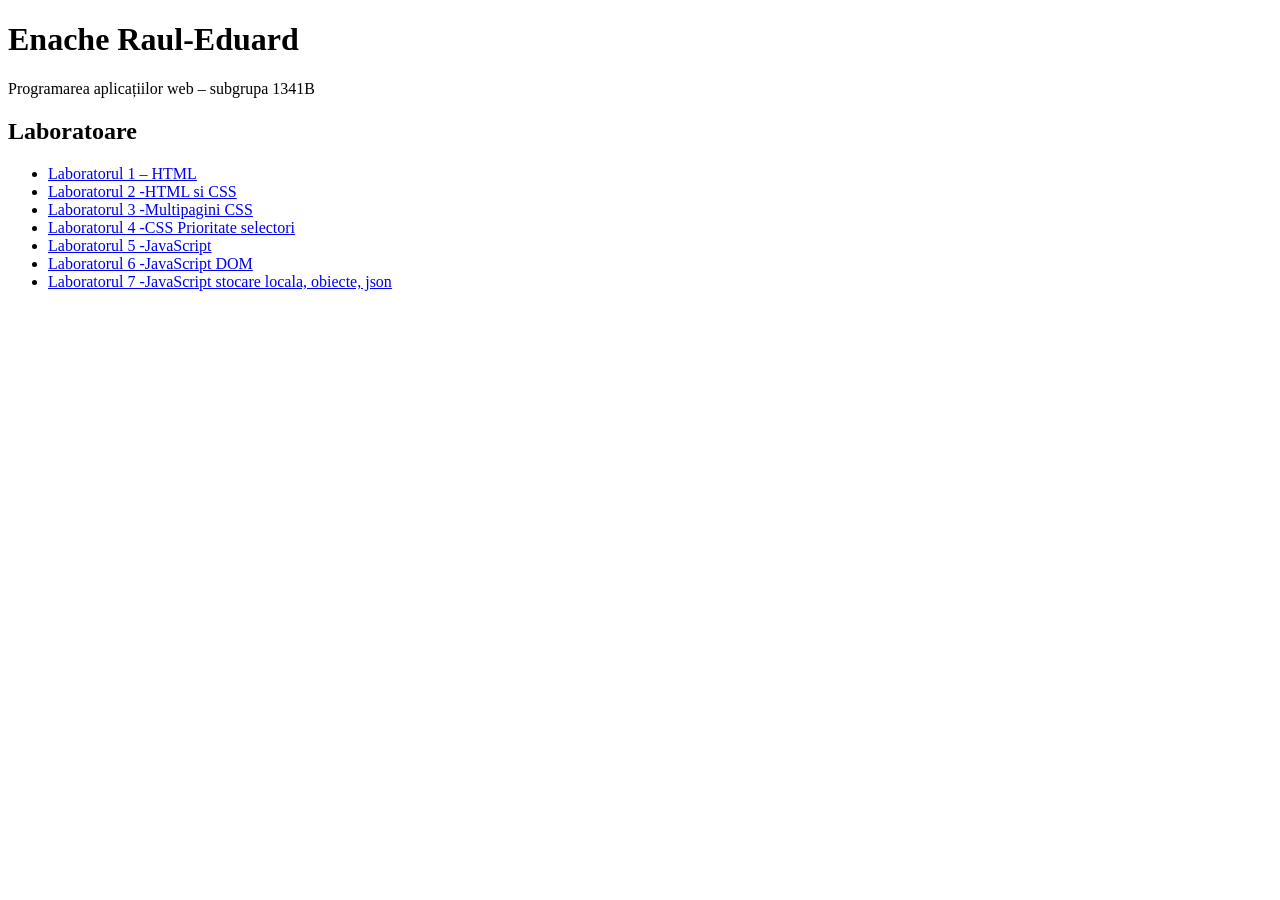
<file: 1341b/Enache Raul-Eduard/index.html>
<!DOCTYPE html>
<html lang="ro">
<head>
  <meta charset="UTF-8">
  <title>Enache Raul-Eduard – laboratoare</title>
</head>
<body>
  <h1>Enache Raul-Eduard</h1>
  <p>Programarea aplicațiilor web – subgrupa 1341B</p>

  <h2>Laboratoare</h2>
  <ul>
    <li><a href="lab1/">Laboratorul 1 – HTML</a></li>
    <li><a href="lab2/">Laboratorul 2 -HTML si CSS</a></li>
    <li><a href="lab3/">Laboratorul 3 -Multipagini CSS</li>
    <li><a href="lab4/">Laboratorul 4 -CSS Prioritate selectori</li>
    <li><a href="lab5/">Laboratorul 5 -JavaScript</li>
    <li><a href="lab6/">Laboratorul 6 -JavaScript DOM</li>
    <li><a href="lab7/">Laboratorul 7 -JavaScript stocare locala, obiecte, json</li>
  </ul>
</body>
</html>
</file>
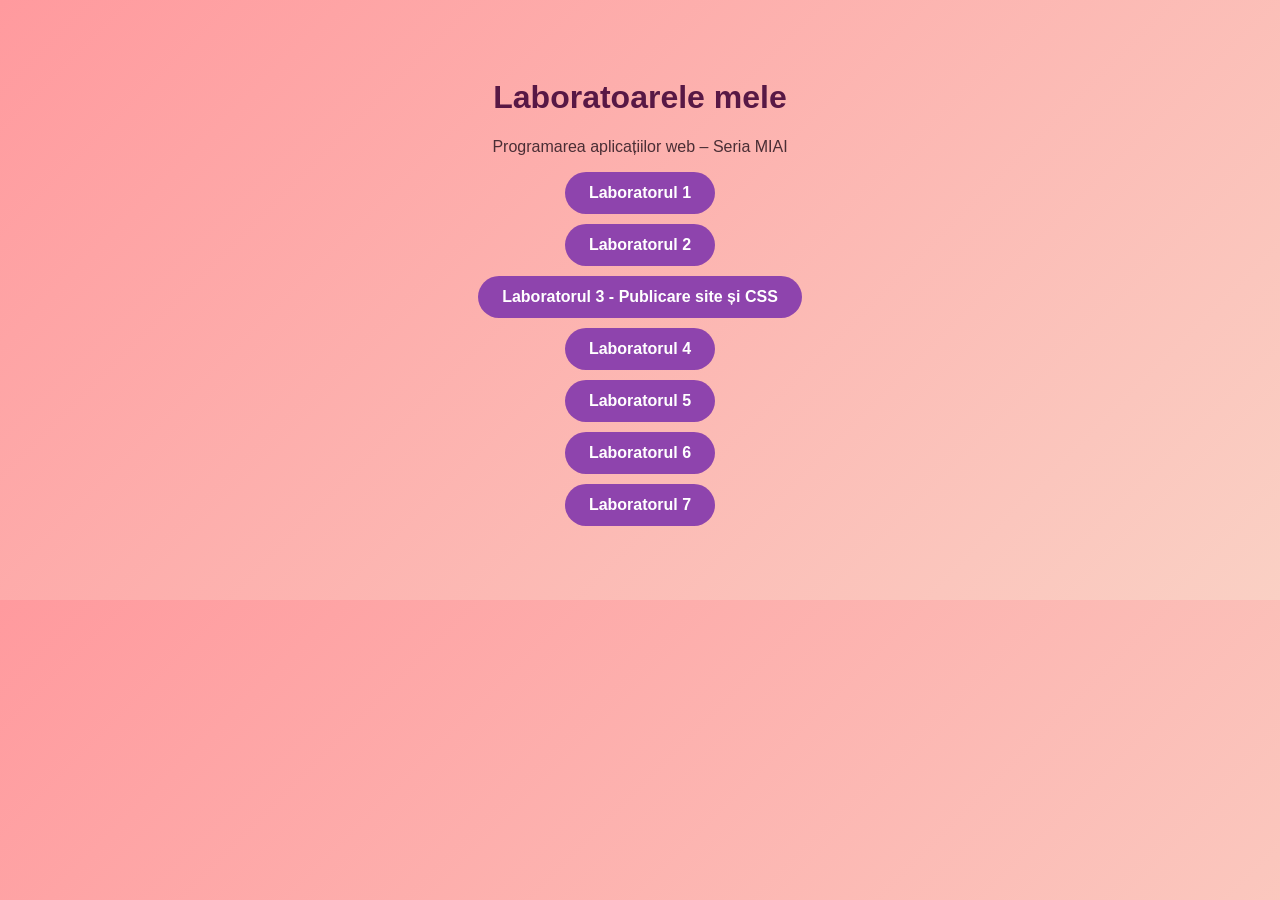
<file: 1341b/Gheorghe_Gabriela/index.html>
<!DOCTYPE html>
<html lang="ro">
<head>
    <meta charset="UTF-8">
    <title>Laboratoarele mele</title>
    <style>
        body {
            font-family: Arial, sans-serif;
            background: linear-gradient(135deg, #ff9a9e, #fad0c4);
            color: #4a2e35;
            text-align: center;
            padding: 50px;
        }
        h1 {
            color: #581845;
        }
        ul {
            list-style: none;
            padding: 0;
        }
        li {
            margin: 10px 0;
        }
        a {
            display: inline-block;
            padding: 12px 24px;
            background-color: #8E44AD;
            color: white;
            text-decoration: none;
            border-radius: 25px;
            font-weight: bold;
            transition: 0.3s;
        }
        a:hover {
            background-color: #6C3483;
            transform: scale(1.05);
        }
    </style>
</head>
<body>
    <h1>Laboratoarele mele</h1>
    <p>Programarea aplicațiilor web – Seria MIAI</p>
    <ul>
        <li><a href="L1/">Laboratorul 1</a></li>
        <li><a href="L2/">Laboratorul 2</a></li>
        <li><a href="L3/index.html">Laboratorul 3 - Publicare site și CSS</a></li>
        <li><a href="L4/index.html">Laboratorul 4</a></li>
        <li><a href="L5/index.html">Laboratorul 5</a></li>
        <li><a href="L6/index.html">Laboratorul 6</a></li>
        <li><a href="L7/index.html">Laboratorul 7</a></li>

    </ul>
</body>
</html>
</file>
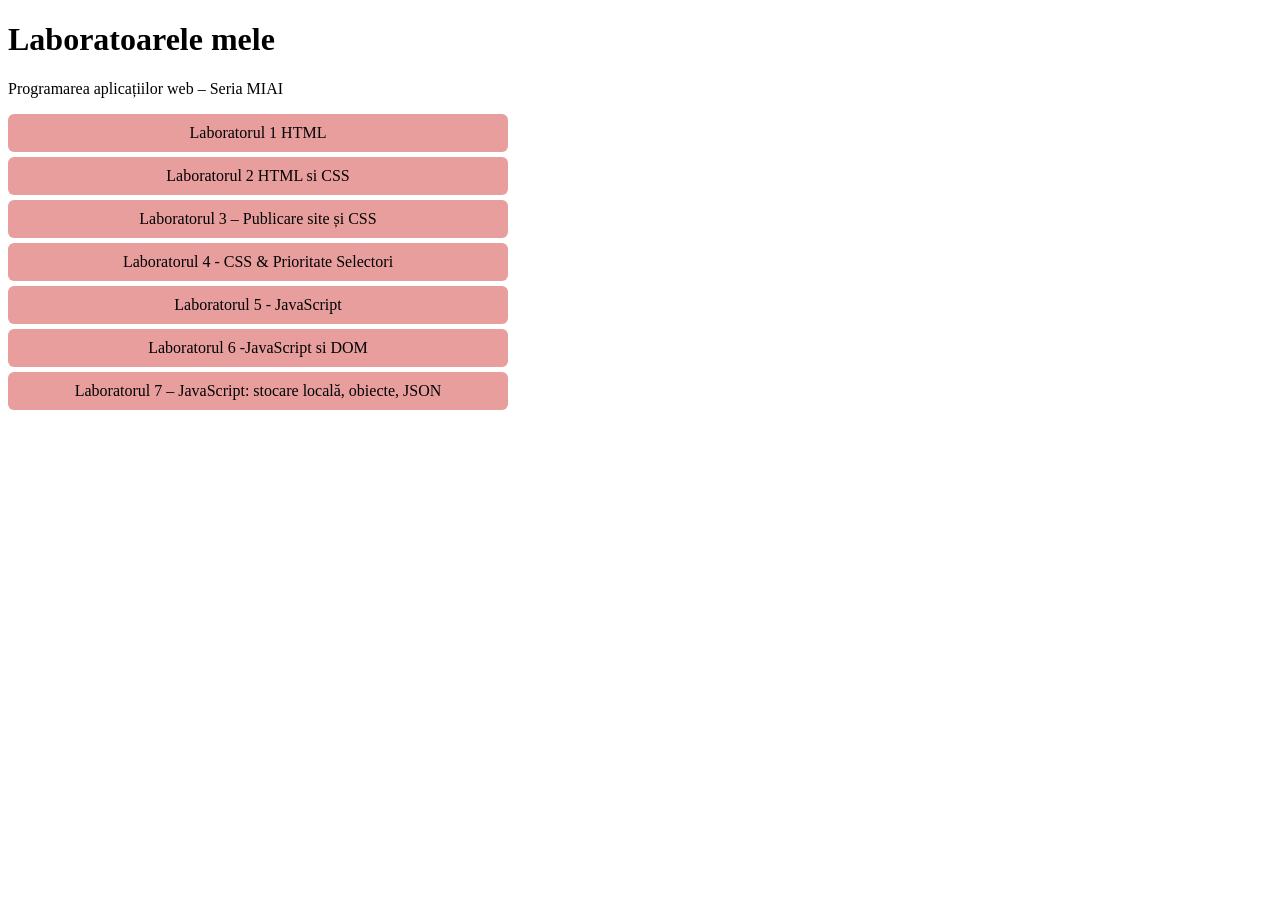
<file: 1341b/Hurtupan Ana/index.html>
<!DOCTYPE html>
<html lang="ro">
<head>
 <meta charset="UTF-8">
 <title>Pagina principală</title>
 <style>
   ul{
      list-style-type: none;
      padding: 0;
      width: 500px;
   }
   ul li a{
      display: block;
      background-color: rgb(233, 158, 158);
      color: black;
      text-decoration: none;
      padding: 10px;
      margin-bottom: 5px;
      border-radius: 6px;
      text-align: center;
      transition: background-color 0.3s;
   }
   ul li a:hover{
      background-color: coral;
   }
 </style>
</head>
<body>
 <h1>Laboratoarele mele</h1>
 <p>Programarea aplicațiilor web – Seria MIAI</p>
 <ul>
    <li><a href="L1/">Laboratorul 1 HTML</a></li>
    <li><a href="L2/index.html">Laboratorul 2 HTML si CSS</a></li>
    <li><a href="L3/index.html">Laboratorul 3 – Publicare site și CSS</a></li>
    <li><a href="L4/index.html">Laboratorul 4 - CSS & Prioritate Selectori</a></li>
    <li><a href="L5/index.html">Laboratorul 5 - JavaScript</a></li>
    <li><a href="L6/index.html">Laboratorul 6 -JavaScript si DOM </a></li>
    <li><a href="L7/index.html">Laboratorul 7 – JavaScript: stocare locală, obiecte, JSON</a></li>

 </ul>
 
 
</body>
</html>
</file>
<file: 1341a/Condorache-Stefan-Eugen/L3/navigare.css>
.exercitii,
.laboratoare {
  list-style: none;
  padding: 0;
  display: flex;
  flex-wrap: wrap;
  gap: 12px;
}

.exercitii a,
.laboratoare a {
  display: block;
  padding: 12px 16px;
  border-radius: 10px;
  color: white;
  text-decoration: none;
  text-align: center;
}

.exercitii .inline {
  background-color: #1565c0;
}

.exercitii .intern {
  background-color: #2e7d32;
}

.exercitii .extern {
  background-color: #6a1b9a;
}

.laboratoare a {
  box-sizing: border-box;
  width: 300px;
  max-width: 100%;
  background-color: #1565c0;
}

.laboratoare a:hover {
  background-color: #0d47a1;
}
</file>
